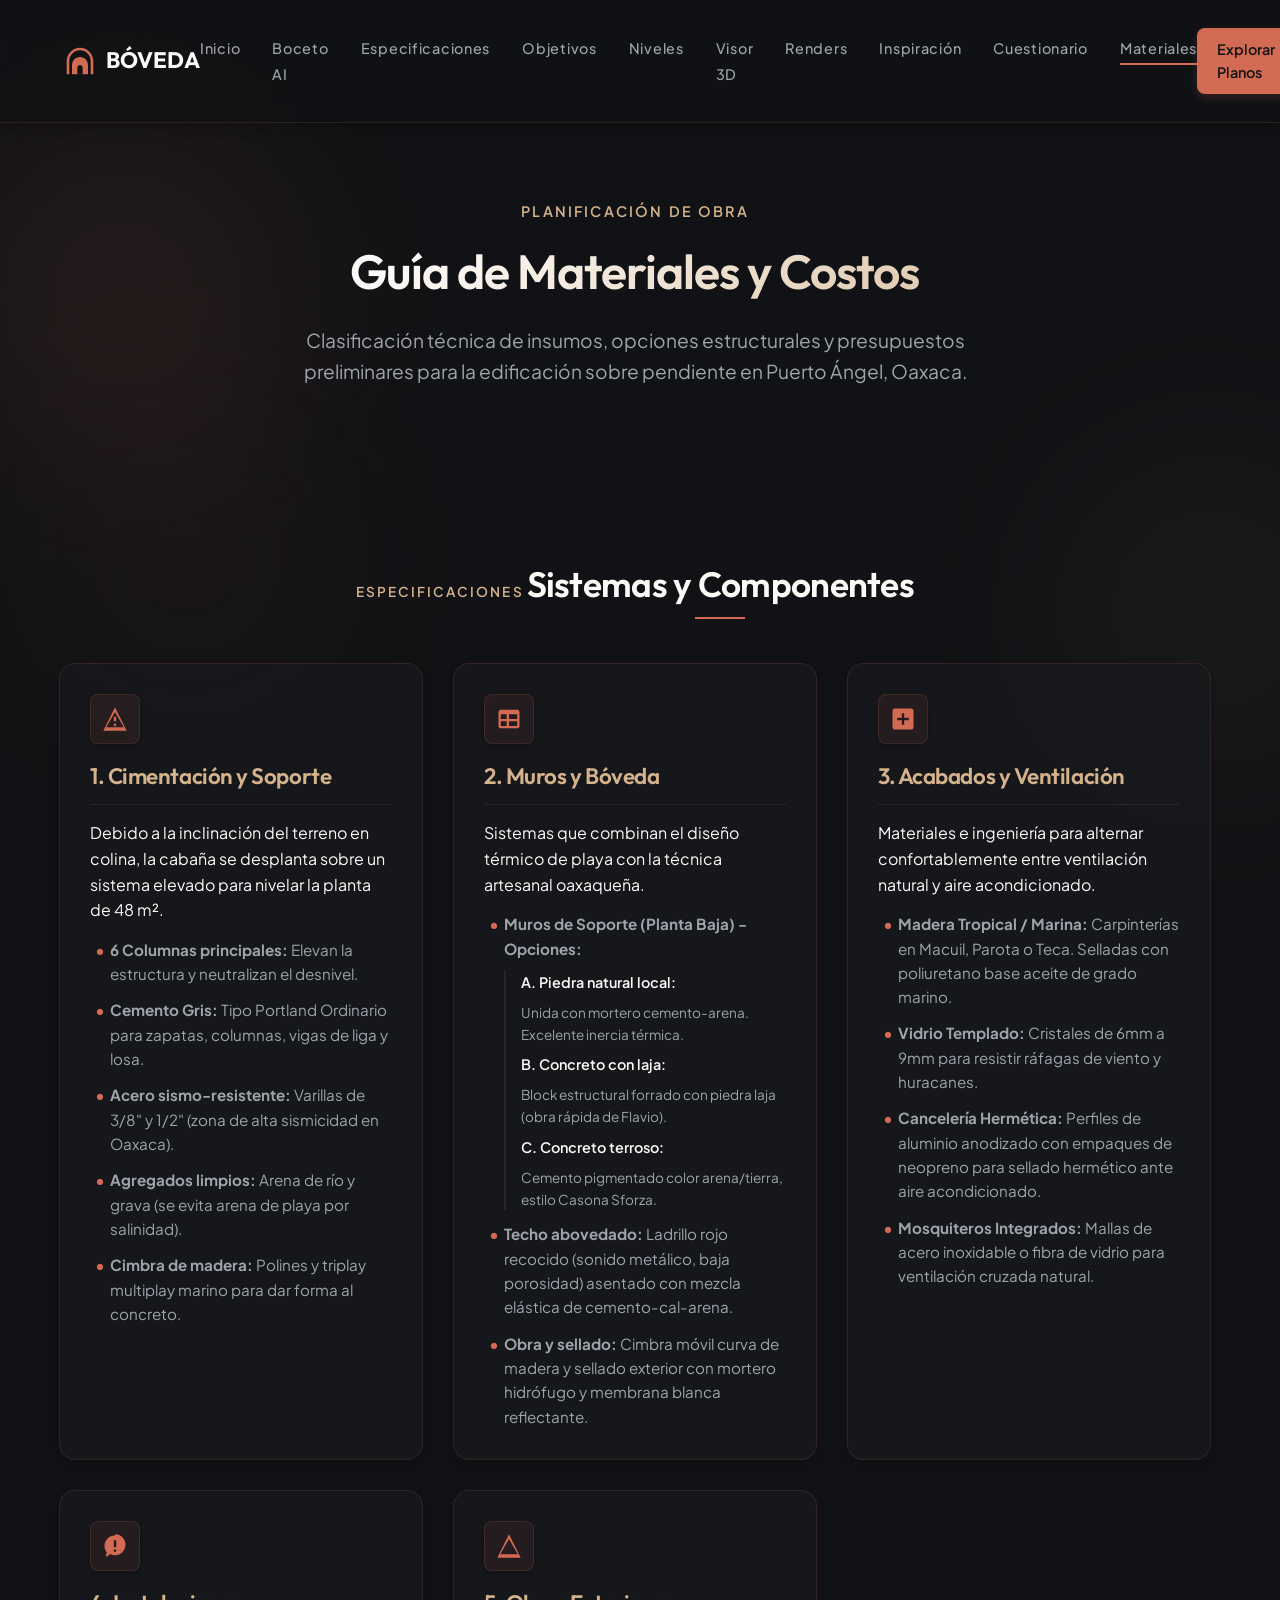
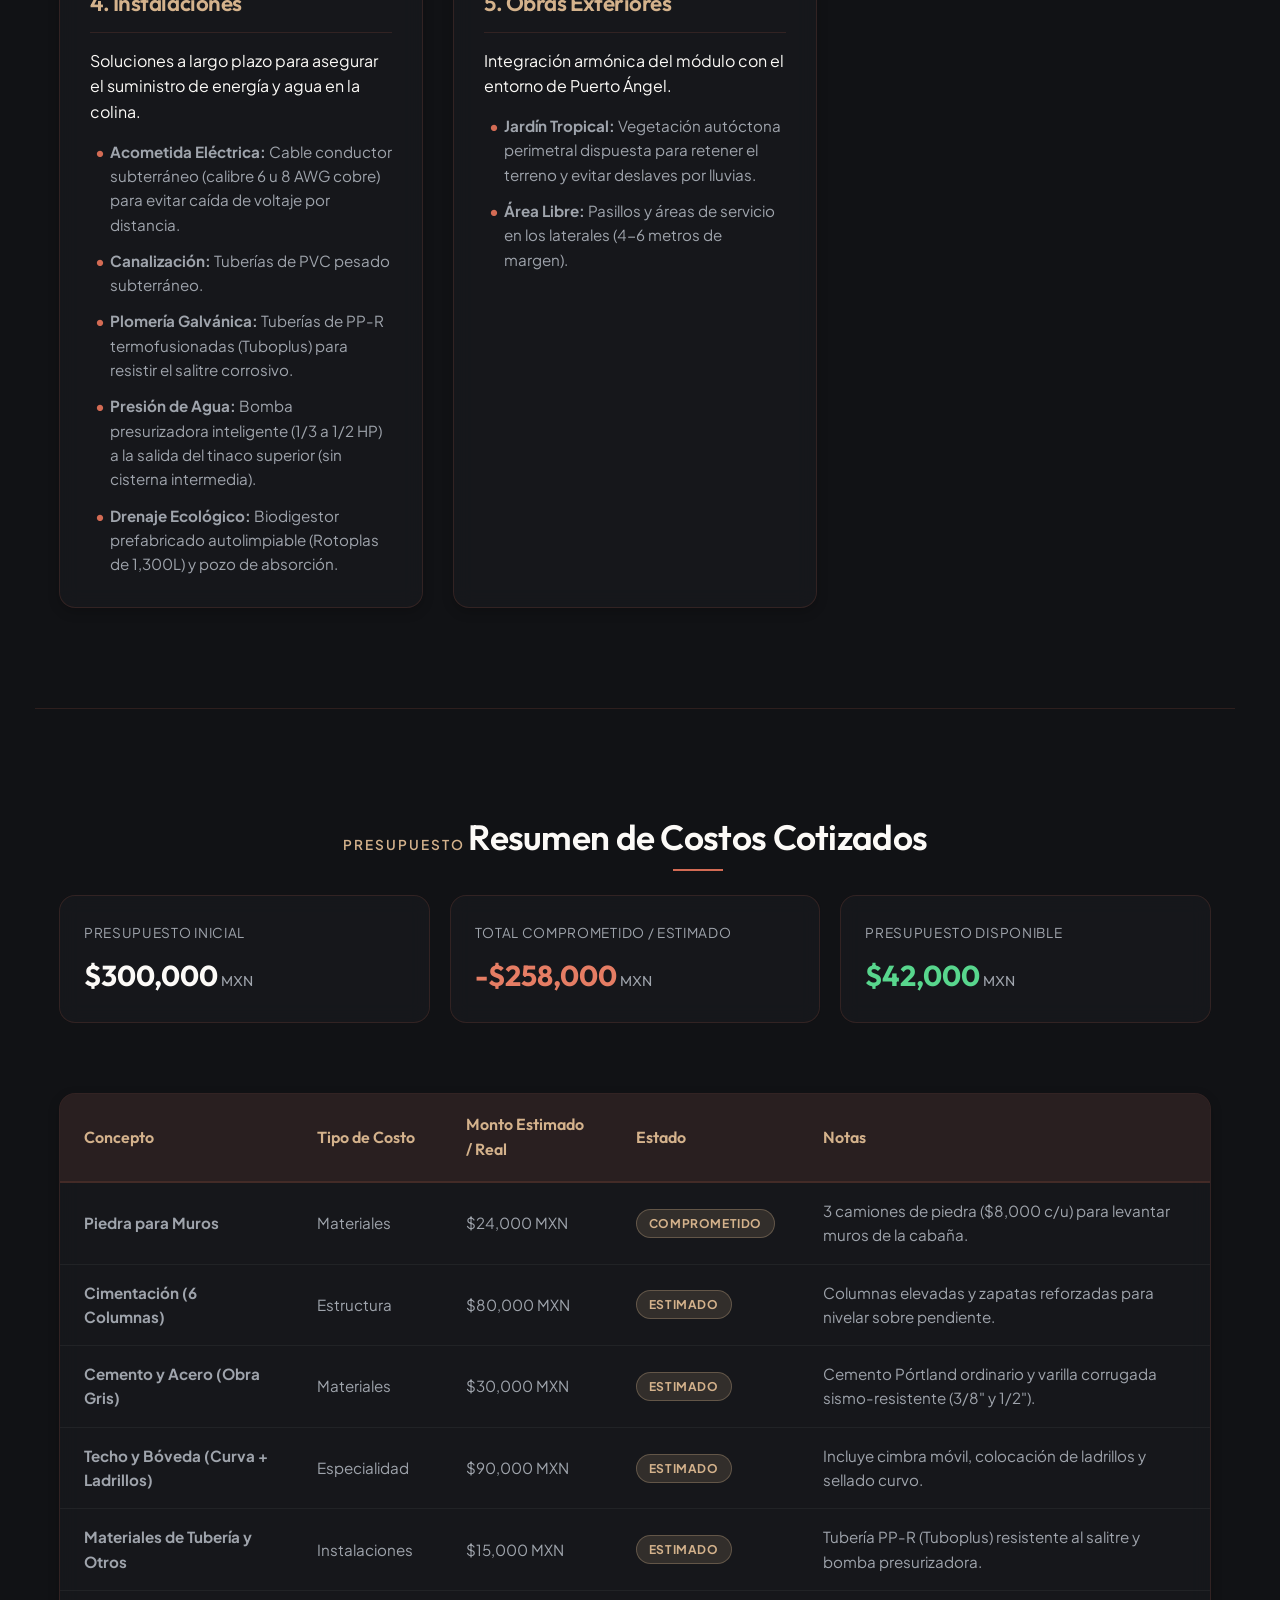
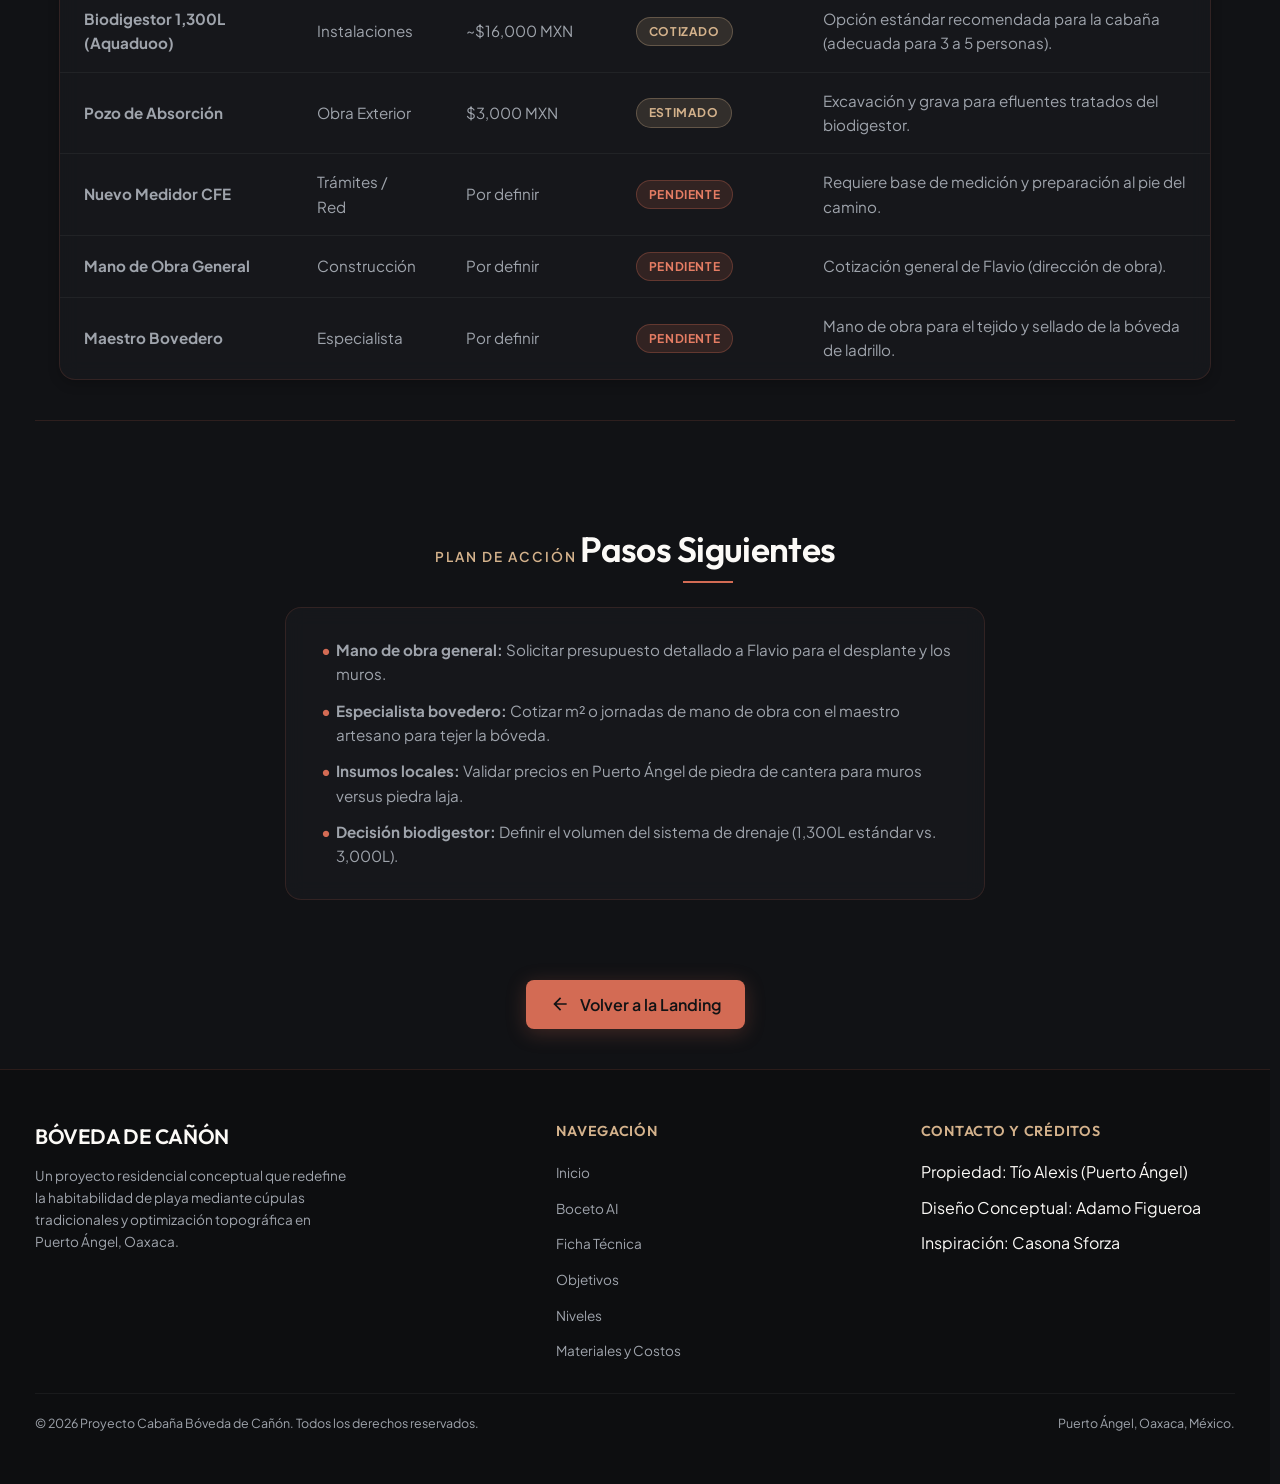
<file: materiales.html>
<!DOCTYPE html>
<html lang="es">
<head>
  <meta charset="UTF-8">
  <meta name="viewport" content="width=device-width, initial-scale=1.0">
  <title>Materiales y Costos | Proyecto Cabaña Bóveda de Cañón</title>
  <meta name="description" content="Guía detallada de insumos, sistemas constructivos y estimación de costos para la cabaña conceptual en Puerto Ángel, Oaxaca.">
  
  <!-- Preconnect to Google Fonts -->
  <link rel="preconnect" href="https://fonts.googleapis.com">
  <link rel="preconnect" href="https://fonts.gstatic.com" crossorigin>

  <!-- CSS Stylesheet -->
  <link rel="stylesheet" href="style.css">
</head>
<body class="materials-body">

  <!-- BACKGROUND GLOW DECORATIONS -->
  <div class="bg-glow-orb" style="top: 5%; left: -10%;"></div>
  <div class="bg-glow-orb" style="top: 40%; right: -15%; background: radial-gradient(circle, rgba(212, 178, 140, 0.12) 0%, transparent 70%);"></div>
  <div class="bg-glow-orb" style="bottom: 10%; left: -5%; background: radial-gradient(circle, rgba(211, 107, 84, 0.1) 0%, transparent 70%);"></div>

  <!-- NAVIGATION HEADER -->
  <header class="header-nav scrolled">
    <div class="nav-container">
      <a href="index.html#hero" class="nav-logo">
        <svg xmlns="http://www.w3.org/2000/svg" viewBox="0 0 24 24" width="32" height="32">
          <path d="M12 2C6.48 2 2 6.48 2 12v10h2v-10c0-4.41 3.59-8 8-8s8 3.59 8 8v10h2v-10c0-5.52-4.48-10-10-10zm-6 20h4v-5c0-1.1.9-2 2-2s2 .9 2 2v5h4v-7c0-3.31-2.69-6-6-6s-6 2.69-6 6v7z"/>
        </svg>
        <span>BÓVEDA</span>
      </a>
      <ul class="nav-links">
        <li><a href="index.html#hero">Inicio</a></li>
        <li><a href="index.html#boceto-ai">Boceto AI</a></li>
        <li><a href="index.html#ficha-tecnica">Especificaciones</a></li>
        <li><a href="index.html#objetivos">Objetivos</a></li>
        <li><a href="index.html#distribucion">Niveles</a></li>
        <li><a href="index.html#visor-3d">Visor 3D</a></li>
        <li><a href="index.html#renders">Renders</a></li>
        <li><a href="index.html#inspiracion">Inspiración</a></li>
        <li><a href="index.html#cuestionario">Cuestionario</a></li>
        <li><a href="materiales.html" class="active">Materiales</a></li>
      </ul>
      <a href="index.html#renders" class="nav-cta">Explorar Planos</a>
    </div>
  </header>

  <main class="container">
    
    <!-- HERO SECTION -->
    <section class="materials-hero">
      <span class="tag" style="font-size: 0.9rem; text-transform: uppercase; letter-spacing: 0.15em; color: var(--secondary); font-weight: 600; margin-bottom: 10px; display: inline-block;">Planificación de Obra</span>
      <h1>Guía de Materiales y Costos</h1>
      <p>Clasificación técnica de insumos, opciones estructurales y presupuestos preliminares para la edificación sobre pendiente en Puerto Ángel, Oaxaca.</p>
    </section>

    <!-- SECTION 1: MATERIALS GRID -->
    <section id="detalles-materiales" style="padding: 20px 0;">
      <div class="section-header">
        <span class="tag">Especificaciones</span>
        <h2>Sistemas y Componentes</h2>
      </div>

      <div class="materials-grid">
        
        <!-- Card 1: Cimentación -->
        <div class="materials-card">
          <div class="materials-card-icon">
            <svg xmlns="http://www.w3.org/2000/svg" viewBox="0 0 24 24" width="28" height="28" fill="currentColor">
              <path d="M12 2L2 22h20L12 2zm0 3.99L19.53 19H4.47L12 5.99zM13 16h-2v2h2v-2zm0-6h-2v4h2v-4z"/>
            </svg>
          </div>
          <h3>1. Cimentación y Soporte</h3>
          <p>Debido a la inclinación del terreno en colina, la cabaña se desplanta sobre un sistema elevado para nivelar la planta de 48 m².</p>
          <ul class="materials-card-list">
            <li><strong>6 Columnas principales:</strong> Elevan la estructura y neutralizan el desnivel.</li>
            <li><strong>Cemento Gris:</strong> Tipo Portland Ordinario para zapatas, columnas, vigas de liga y losa.</li>
            <li><strong>Acero sismo-resistente:</strong> Varillas de 3/8" y 1/2" (zona de alta sismicidad en Oaxaca).</li>
            <li><strong>Agregados limpios:</strong> Arena de río y grava (se evita arena de playa por salinidad).</li>
            <li><strong>Cimbra de madera:</strong> Polines y triplay multiplay marino para dar forma al concreto.</li>
          </ul>
        </div>

        <!-- Card 2: Muros y Bóveda -->
        <div class="materials-card">
          <div class="materials-card-icon">
            <svg xmlns="http://www.w3.org/2000/svg" viewBox="0 0 24 24" width="28" height="28" fill="currentColor">
              <path d="M19 4H5c-1.1 0-2 .9-2 2v12c0 1.1.9 2 2 2h14c1.1 0 2-.9 2-2V6c0-1.1-.9-2-2-2zm-9 14H5v-4h5v4zm0-6H5V8h5v4zm9 6h-7v-4h7v4zm0-6h-7V8h7v4z"/>
            </svg>
          </div>
          <h3>2. Muros y Bóveda</h3>
          <p>Sistemas que combinan el diseño térmico de playa con la técnica artesanal oaxaqueña.</p>
          <ul class="materials-card-list">
            <li><strong>Muros de Soporte (Planta Baja) - Opciones:</strong>
              <div class="materials-sub-options">
                <span class="materials-option-title">A. Piedra natural local:</span>
                <p style="font-size: 0.85rem; color: var(--text-muted);">Unida con mortero cemento-arena. Excelente inercia térmica.</p>
                <span class="materials-option-title">B. Concreto con laja:</span>
                <p style="font-size: 0.85rem; color: var(--text-muted);">Block estructural forrado con piedra laja (obra rápida de Flavio).</p>
                <span class="materials-option-title">C. Concreto terroso:</span>
                <p style="font-size: 0.85rem; color: var(--text-muted);">Cemento pigmentado color arena/tierra, estilo Casona Sforza.</p>
              </div>
            </li>
            <li><strong>Techo abovedado:</strong> Ladrillo rojo recocido (sonido metálico, baja porosidad) asentado con mezcla elástica de cemento-cal-arena.</li>
            <li><strong>Obra y sellado:</strong> Cimbra móvil curva de madera y sellado exterior con mortero hidrófugo y membrana blanca reflectante.</li>
          </ul>
        </div>

        <!-- Card 3: Acabados y Aislamiento -->
        <div class="materials-card">
          <div class="materials-card-icon">
            <svg xmlns="http://www.w3.org/2000/svg" viewBox="0 0 24 24" width="28" height="28" fill="currentColor">
              <path d="M19 3H5c-1.1 0-2 .9-2 2v14c0 1.1.9 2 2 2h14c1.1 0 2-.9 2-2V5c0-1.1-.9-2-2-2zm-2 10h-4v4h-2v-4H7v-2h4V7h2v4h4v2z"/>
            </svg>
          </div>
          <h3>3. Acabados y Ventilación</h3>
          <p>Materiales e ingeniería para alternar confortablemente entre ventilación natural y aire acondicionado.</p>
          <ul class="materials-card-list">
            <li><strong>Madera Tropical / Marina:</strong> Carpinterías en Macuil, Parota o Teca. Selladas con poliuretano base aceite de grado marino.</li>
            <li><strong>Vidrio Templado:</strong> Cristales de 6mm a 9mm para resistir ráfagas de viento y huracanes.</li>
            <li><strong>Cancelería Hermética:</strong> Perfiles de aluminio anodizado con empaques de neopreno para sellado hermético ante aire acondicionado.</li>
            <li><strong>Mosquiteros Integrados:</strong> Mallas de acero inoxidable o fibra de vidrio para ventilación cruzada natural.</li>
          </ul>
        </div>

        <!-- Card 4: Instalaciones -->
        <div class="materials-card">
          <div class="materials-card-icon">
            <svg xmlns="http://www.w3.org/2000/svg" viewBox="0 0 24 24" width="28" height="28" fill="currentColor">
              <path d="M12 3c-4.97 0-9 4.03-9 9 0 2.12.74 4.07 1.97 5.61L4.35 19.4c-.39.39-.39 1.02 0 1.41.39.39 1.02.39 1.41 0l1.9-1.9C9.22 19.58 10.57 20 12 20c4.97 0 9-4.03 9-9s-4.03-9-9-9zm1 14h-2v-2h2v2zm0-4h-2V7h2v6z"/>
            </svg>
          </div>
          <h3>4. Instalaciones</h3>
          <p>Soluciones a largo plazo para asegurar el suministro de energía y agua en la colina.</p>
          <ul class="materials-card-list">
            <li><strong>Acometida Eléctrica:</strong> Cable conductor subterráneo (calibre 6 u 8 AWG cobre) para evitar caída de voltaje por distancia.</li>
            <li><strong>Canalización:</strong> Tuberías de PVC pesado subterráneo.</li>
            <li><strong>Plomería Galvánica:</strong> Tuberías de PP-R termofusionadas (Tuboplus) para resistir el salitre corrosivo.</li>
            <li><strong>Presión de Agua:</strong> Bomba presurizadora inteligente (1/3 a 1/2 HP) a la salida del tinaco superior (sin cisterna intermedia).</li>
            <li><strong>Drenaje Ecológico:</strong> Biodigestor prefabricado autolimpiable (Rotoplas de 1,300L) y pozo de absorción.</li>
          </ul>
        </div>

        <!-- Card 5: Áreas Exteriores -->
        <div class="materials-card">
          <div class="materials-card-icon">
            <svg xmlns="http://www.w3.org/2000/svg" viewBox="0 0 24 24" width="28" height="28" fill="currentColor">
              <path d="M12 2L2 22h20L12 2zm0 3.99L19.53 19H4.47L12 5.99z"/>
            </svg>
          </div>
          <h3>5. Obras Exteriores</h3>
          <p>Integración armónica del módulo con el entorno de Puerto Ángel.</p>
          <ul class="materials-card-list">
            <li><strong>Jardín Tropical:</strong> Vegetación autóctona perimetral dispuesta para retener el terreno y evitar deslaves por lluvias.</li>
            <li><strong>Área Libre:</strong> Pasillos y áreas de servicio en los laterales (4-6 metros de margen).</li>
          </ul>
        </div>

      </div>
    </section>

    <!-- SECTION 2: CONTROL DE COSTOS -->
    <section class="costs-section" id="tabla-costos">
      <div class="section-header">
        <span class="tag">Presupuesto</span>
        <h2>Resumen de Costos Cotizados</h2>
      </div>

      <!-- Dashboard de Presupuesto -->
      <div class="budget-dashboard">
        <div class="budget-stat-card">
          <span class="stat-label">Presupuesto Inicial</span>
          <span class="stat-value">$300,000<span class="stat-currency"> MXN</span></span>
        </div>
        <div class="budget-stat-card spent">
          <span class="stat-label">Total Comprometido / Estimado</span>
          <span class="stat-value">-$258,000<span class="stat-currency"> MXN</span></span>
        </div>
        <div class="budget-stat-card remaining">
          <span class="stat-label">Presupuesto Disponible</span>
          <span class="stat-value">$42,000<span class="stat-currency"> MXN</span></span>
        </div>
      </div>

      <div class="costs-table-wrapper">
        <table class="costs-table">
          <thead>
            <tr>
              <th>Concepto</th>
              <th>Tipo de Costo</th>
              <th>Monto Estimado / Real</th>
              <th>Estado</th>
              <th>Notas</th>
            </tr>
          </thead>
          <tbody>
            <tr>
              <td><strong>Piedra para Muros</strong></td>
              <td>Materiales</td>
              <td>$24,000 MXN</td>
              <td><span class="status-badge cotizado">Comprometido</span></td>
              <td>3 camiones de piedra ($8,000 c/u) para levantar muros de la cabaña.</td>
            </tr>
            <tr>
              <td><strong>Cimentación (6 Columnas)</strong></td>
              <td>Estructura</td>
              <td>$80,000 MXN</td>
              <td><span class="status-badge cotizado">Estimado</span></td>
              <td>Columnas elevadas y zapatas reforzadas para nivelar sobre pendiente.</td>
            </tr>
            <tr>
              <td><strong>Cemento y Acero (Obra Gris)</strong></td>
              <td>Materiales</td>
              <td>$30,000 MXN</td>
              <td><span class="status-badge cotizado">Estimado</span></td>
              <td>Cemento Pórtland ordinario y varilla corrugada sismo-resistente (3/8" y 1/2").</td>
            </tr>
            <tr>
              <td><strong>Techo y Bóveda (Curva + Ladrillos)</strong></td>
              <td>Especialidad</td>
              <td>$90,000 MXN</td>
              <td><span class="status-badge cotizado">Estimado</span></td>
              <td>Incluye cimbra móvil, colocación de ladrillos y sellado curvo.</td>
            </tr>
            <tr>
              <td><strong>Materiales de Tubería y Otros</strong></td>
              <td>Instalaciones</td>
              <td>$15,000 MXN</td>
              <td><span class="status-badge cotizado">Estimado</span></td>
              <td>Tubería PP-R (Tuboplus) resistente al salitre y bomba presurizadora.</td>
            </tr>
            <tr>
              <td><strong>Biodigestor 1,300L (Aquaduoo)</strong></td>
              <td>Instalaciones</td>
              <td>~$16,000 MXN</td>
              <td><span class="status-badge cotizado">Cotizado</span></td>
              <td>Opción estándar recomendada para la cabaña (adecuada para 3 a 5 personas).</td>
            </tr>
            <tr>
              <td><strong>Pozo de Absorción</strong></td>
              <td>Obra Exterior</td>
              <td>$3,000 MXN</td>
              <td><span class="status-badge cotizado">Estimado</span></td>
              <td>Excavación y grava para efluentes tratados del biodigestor.</td>
            </tr>
            <tr>
              <td><strong>Nuevo Medidor CFE</strong></td>
              <td>Trámites / Red</td>
              <td>Por definir</td>
              <td><span class="status-badge pendiente">Pendiente</span></td>
              <td>Requiere base de medición y preparación al pie del camino.</td>
            </tr>
            <tr>
              <td><strong>Mano de Obra General</strong></td>
              <td>Construcción</td>
              <td>Por definir</td>
              <td><span class="status-badge pendiente">Pendiente</span></td>
              <td>Cotización general de Flavio (dirección de obra).</td>
            </tr>
            <tr>
              <td><strong>Maestro Bovedero</strong></td>
              <td>Especialista</td>
              <td>Por definir</td>
              <td><span class="status-badge pendiente">Pendiente</span></td>
              <td>Mano de obra para el tejido y sellado de la bóveda de ladrillo.</td>
            </tr>
          </tbody>
        </table>
      </div>
    </section>

    <!-- SECTION 4: PENDIENTES -->
    <section class="costs-section" id="acciones-pendientes" style="padding-bottom: 80px; display: flex; flex-direction: column; align-items: center;">
      <div class="section-header">
        <span class="tag">Plan de Acción</span>
        <h2>Pasos Siguientes</h2>
      </div>

      <div style="max-width: 700px; width: 100%; background: var(--bg-card); border: 1px solid var(--border); border-radius: var(--radius-md); padding: 30px; backdrop-filter: blur(10px); -webkit-backdrop-filter: blur(10px); margin-bottom: 40px;">
        <ul class="materials-card-list">
          <li><strong>Mano de obra general:</strong> Solicitar presupuesto detallado a Flavio para el desplante y los muros.</li>
          <li><strong>Especialista bovedero:</strong> Cotizar m² o jornadas de mano de obra con el maestro artesano para tejer la bóveda.</li>
          <li><strong>Insumos locales:</strong> Validar precios en Puerto Ángel de piedra de cantera para muros versus piedra laja.</li>
          <li><strong>Decisión biodigestor:</strong> Definir el volumen del sistema de drenaje (1,300L estándar vs. 3,000L).</li>
        </ul>
      </div>

      <a href="index.html#hero" class="btn btn-primary btn-back-home">
        <svg xmlns="http://www.w3.org/2000/svg" viewBox="0 0 24 24" width="20" height="20" fill="currentColor" style="transform: rotate(180deg);">
          <path d="M12 4l-1.41 1.41L16.17 11H4v2h12.17l-5.58 5.59L12 20l8-8z"/>
        </svg>
        <span>Volver a la Landing</span>
      </a>
    </section>

  </main>

  <!-- FOOTER -->
  <footer>
    <div class="footer-grid">
      <div class="footer-info">
        <h3>BÓVEDA DE CAÑÓN</h3>
        <p>Un proyecto residencial conceptual que redefine la habitabilidad de playa mediante cúpulas tradicionales y optimización topográfica en Puerto Ángel, Oaxaca.</p>
      </div>
      <div class="footer-links-col">
        <h4>Navegación</h4>
        <ul>
          <li><a href="index.html#hero">Inicio</a></li>
          <li><a href="index.html#boceto-ai">Boceto AI</a></li>
          <li><a href="index.html#ficha-tecnica">Ficha Técnica</a></li>
          <li><a href="index.html#objetivos">Objetivos</a></li>
          <li><a href="index.html#distribucion">Niveles</a></li>
          <li><a href="materiales.html">Materiales y Costos</a></li>
        </ul>
      </div>
      <div class="footer-links-col">
        <h4>Contacto y Créditos</h4>
        <ul>
          <li>Propiedad: Tío Alexis (Puerto Ángel)</li>
          <li>Diseño Conceptual: Adamo Figueroa</li>
          <li>Inspiración: Casona Sforza</li>
        </ul>
      </div>
    </div>
    <div class="footer-bottom">
      <p>&copy; 2026 Proyecto Cabaña Bóveda de Cañón. Todos los derechos reservados.</p>
      <p>Puerto Ángel, Oaxaca, México.</p>
    </div>
  </footer>

</body>
</html>
</file>
<file: style.css>
@import url('https://fonts.googleapis.com/css2?family=Outfit:wght@300;400;500;600;700&family=Plus+Jakarta+Sans:wght@300;400;500;600;700&display=swap');

/* --- DESIGN SYSTEM TOKENS --- */
:root {
  --font-display: 'Outfit', sans-serif;
  --font-body: 'Plus Jakarta Sans', sans-serif;

  /* Color Palette - Warm Architectural Theme (Casona Sforza Inspired) */
  --bg-main: #111215;
  --bg-card: rgba(25, 27, 31, 0.7);
  --bg-card-solid: #1d1f24;
  --bg-accent-trans: rgba(211, 107, 84, 0.08);
  --primary: #d36b54;       /* Terracotta Clay */
  --primary-light: #e57d64; /* Glowing Clay */
  --secondary: #d4b28c;     /* Sandy Ochre */
  --accent-glow: rgba(211, 107, 84, 0.25);
  
  --text-main: #fcfaf7;
  --text-muted: #9fa4ac;
  --text-dark: #121315;
  
  --border: rgba(211, 107, 84, 0.15);
  --border-hover: rgba(211, 107, 84, 0.4);
  --border-glass: rgba(255, 255, 255, 0.05);

  --shadow-sm: 0 4px 12px rgba(0, 0, 0, 0.2);
  --shadow-lg: 0 20px 40px rgba(0, 0, 0, 0.4);
  --shadow-glow: 0 0 30px rgba(211, 107, 84, 0.15);

  --transition-smooth: all 0.45s cubic-bezier(0.16, 1, 0.3, 1);
  --transition-fast: all 0.2s ease;
  --radius-sm: 8px;
  --radius-md: 16px;
  --radius-lg: 24px;
}

/* --- BASE & UTILITIES --- */
*, *::before, *::after {
  box-sizing: border-box;
  margin: 0;
  padding: 0;
}

html {
  scroll-behavior: smooth;
  scrollbar-gutter: stable;
}

body {
  font-family: var(--font-body);
  background-color: var(--bg-main);
  color: var(--text-main);
  line-height: 1.6;
  -webkit-font-smoothing: antialiased;
  overflow-x: hidden;
}

/* Custom Scrollbar */
::-webkit-scrollbar {
  width: 10px;
  height: 10px;
}
::-webkit-scrollbar-track {
  background: var(--bg-main);
}
::-webkit-scrollbar-thumb {
  background: rgba(211, 107, 84, 0.3);
  border-radius: 5px;
  border: 2px solid var(--bg-main);
}
::-webkit-scrollbar-thumb:hover {
  background: var(--primary);
}

a {
  color: inherit;
  text-decoration: none;
  transition: var(--transition-fast);
}

img {
  max-width: 100%;
  height: auto;
  display: block;
}

/* Base Headings */
h1, h2, h3, h4 {
  font-family: var(--font-display);
  font-weight: 600;
  letter-spacing: -0.02em;
}

section {
  padding: 100px 24px;
  max-width: 1300px;
  margin: 0 auto;
  position: relative;
}

/* Container */
.container {
  width: 100%;
  max-width: 1200px;
  margin: 0 auto;
}

/* Section Title */
.section-header {
  margin-bottom: 30px;
  text-align: center;
}

.section-header .tag {
  font-size: 0.85rem;
  text-transform: uppercase;
  letter-spacing: 0.15em;
  color: var(--secondary);
  font-weight: 600;
  margin-bottom: 8px;
  display: inline-block;
}

.section-header h2 {
  font-size: 2.2rem;
  color: var(--text-main);
  position: relative;
  display: inline-block;
}

.section-header h2::after {
  content: '';
  position: absolute;
  bottom: -6px;
  left: 50%;
  transform: translateX(-50%);
  width: 50px;
  height: 2px;
  background: var(--primary);
}

/* Decorative Background Orbs */
.bg-glow-orb {
  position: absolute;
  width: 500px;
  height: 500px;
  border-radius: 50%;
  background: radial-gradient(circle, var(--accent-glow) 0%, rgba(211, 107, 84, 0) 70%);
  filter: blur(80px);
  z-index: -1;
  pointer-events: none;
  opacity: 0.6;
}

/* --- NAVIGATION BAR --- */
.header-nav {
  position: fixed;
  top: 0;
  left: 0;
  width: 100%;
  z-index: 1000;
  background: rgba(17, 18, 21, 0.75);
  backdrop-filter: blur(12px);
  -webkit-backdrop-filter: blur(12px);
  border-bottom: 1px solid var(--border);
  transition: var(--transition-smooth);
}

.header-nav.scrolled {
  background: rgba(17, 18, 21, 0.95);
  box-shadow: var(--shadow-sm);
  padding: 10px 0;
}

.nav-container {
  max-width: 1200px;
  margin: 0 auto;
  padding: 18px 24px;
  display: flex;
  justify-content: space-between;
  align-items: center;
}

.nav-logo {
  font-family: var(--font-display);
  font-size: 1.4rem;
  font-weight: 700;
  color: var(--text-main);
  display: flex;
  align-items: center;
  gap: 10px;
}

.nav-logo svg {
  fill: var(--primary);
}

.nav-links {
  display: flex;
  gap: 32px;
  list-style: none;
}

.nav-links a {
  font-size: 0.9rem;
  font-weight: 500;
  color: var(--text-muted);
  letter-spacing: 0.05em;
  padding: 8px 0;
  position: relative;
}

.nav-links a::after {
  content: '';
  position: absolute;
  bottom: 0;
  left: 0;
  width: 0;
  height: 2px;
  background: var(--primary);
  transition: var(--transition-fast);
}

.nav-links a:hover {
  color: var(--text-main);
}

.nav-links a:hover::after,
.nav-links a.active::after {
  width: 100%;
}

.nav-cta {
  background: var(--primary);
  color: var(--text-dark);
  padding: 10px 20px;
  border-radius: var(--radius-sm);
  font-weight: 600;
  font-size: 0.9rem;
  transition: var(--transition-fast);
  box-shadow: 0 4px 10px rgba(211, 107, 84, 0.2);
}

.nav-cta:hover {
  background: var(--primary-light);
  transform: translateY(-2px);
  box-shadow: 0 6px 15px rgba(211, 107, 84, 0.3);
}

/* --- SIDE DOTS NAVIGATION --- */
.side-dots-nav {
  position: fixed;
  right: 30px;
  top: 50%;
  transform: translateY(-50%);
  z-index: 100;
  display: flex;
  flex-direction: column;
  gap: 16px;
  opacity: 0;
  pointer-events: none;
  transition: var(--transition-smooth);
}

.side-dots-nav.visible {
  opacity: 1;
  pointer-events: auto;
}

.side-dot {
  width: 12px;
  height: 12px;
  border-radius: 50%;
  border: 2px solid rgba(211, 107, 84, 0.4);
  background: transparent;
  cursor: pointer;
  transition: var(--transition-fast);
  position: relative;
}

.side-dot::after {
  content: attr(data-tooltip);
  position: absolute;
  right: 24px;
  top: 50%;
  transform: translateY(-50%) translateX(10px);
  background: rgba(17, 18, 21, 0.95);
  border: 1px solid var(--border);
  color: var(--text-main);
  padding: 4px 10px;
  border-radius: var(--radius-sm);
  font-size: 0.75rem;
  font-weight: 600;
  white-space: nowrap;
  opacity: 0;
  pointer-events: none;
  transition: var(--transition-fast);
  box-shadow: var(--shadow-sm);
}

.side-dot:hover {
  border-color: var(--primary-light);
  transform: scale(1.15);
}

.side-dot:hover::after {
  opacity: 1;
  transform: translateY(-50%) translateX(0);
}

.side-dot.active {
  background: var(--primary);
  border-color: var(--primary);
  box-shadow: 0 0 10px rgba(211, 107, 84, 0.6);
  transform: scale(1.3);
}

/* --- SCROLL SNAPPING SYSTEM (DESKTOP) --- */
@media (min-width: 1025px) and (min-height: 700px) {
  html {
    scroll-snap-type: y mandatory;
    scroll-behavior: smooth;
    overflow-y: scroll;
    height: 100%;
  }

  body {
    height: 100%;
  }

  section {
    scroll-snap-align: start;
    height: 100vh;
    min-height: 100vh;
    padding: 100px 24px 40px 24px; /* leaves room at the top for header */
    display: flex;
    flex-direction: column;
    justify-content: center;
    box-sizing: border-box;
  }

  section .container {
    height: auto;
    max-height: 100%;
    display: flex;
    flex-direction: column;
    justify-content: center;
  }

  .hero {
    padding-top: 110px;
    padding-bottom: 20px;
  }
}

/* --- HERO SECTION --- */
.hero {
  min-height: 100vh;
  display: flex;
  flex-direction: column;
  justify-content: center;
  position: relative;
  overflow: hidden;
}

.hero-grid {
  display: grid;
  grid-template-columns: 1.2fr 0.8fr;
  gap: 50px;
  align-items: center;
  margin-bottom: 40px;
}

.hero-content h1 {
  font-size: 3.5rem;
  line-height: 1.1;
  margin-bottom: 20px;
  color: var(--text-main);
}

.hero-content h1 span {
  background: linear-gradient(135deg, var(--primary), var(--secondary));
  -webkit-background-clip: text;
  -webkit-text-fill-color: transparent;
}

.hero-content p {
  font-size: 1.1rem;
  color: var(--text-muted);
  margin-bottom: 30px;
  max-width: 580px;
}

.hero-badge {
  display: inline-flex;
  align-items: center;
  gap: 8px;
  padding: 6px 14px;
  background: var(--bg-accent-trans);
  border: 1px solid var(--border);
  border-radius: 100px;
  color: var(--primary-light);
  font-size: 0.85rem;
  font-weight: 600;
  margin-bottom: 20px;
}

.hero-actions {
  display: flex;
  gap: 16px;
}

.btn {
  display: inline-flex;
  align-items: center;
  justify-content: center;
  padding: 12px 24px;
  font-weight: 600;
  border-radius: var(--radius-sm);
  transition: var(--transition-smooth);
}

.btn-primary {
  background: var(--primary);
  color: var(--text-dark);
  box-shadow: 0 4px 20px rgba(211, 107, 84, 0.25);
}

.btn-primary:hover {
  background: var(--primary-light);
  transform: translateY(-3px);
  box-shadow: 0 8px 30px rgba(211, 107, 84, 0.4);
}

.btn-secondary {
  border: 1px solid var(--border);
  color: var(--text-main);
  background: rgba(255, 255, 255, 0.02);
}

.btn-secondary:hover {
  border-color: var(--border-hover);
  background: rgba(255, 255, 255, 0.05);
  transform: translateY(-3px);
}

/* Elegant Vector Arch Overlay in Hero */
.hero-visual {
  position: relative;
  display: flex;
  justify-content: center;
  align-items: center;
}

.hero-arch-vector {
  width: 100%;
  max-width: 320px;
  aspect-ratio: 1 / 1.7;
  border: 2px dashed rgba(211, 107, 84, 0.2);
  border-radius: 160px 160px 0 0; /* Semi-circle cúpula */
  position: relative;
  display: flex;
  align-items: flex-end;
  justify-content: center;
  padding: 16px;
  overflow: hidden;
  box-shadow: var(--shadow-glow);
}

.hero-arch-vector::before {
  content: '';
  position: absolute;
  top: 0;
  left: 0;
  width: 100%;
  height: 100%;
  background: linear-gradient(to top, rgba(211, 107, 84, 0.06), transparent);
  pointer-events: none;
}

.hero-arch-image {
  width: 100%;
  height: 90%;
  object-fit: cover;
  border-radius: 140px 140px 0 0;
  box-shadow: var(--shadow-lg);
  transition: var(--transition-smooth);
}

.hero-arch-vector:hover .hero-arch-image {
  transform: scale(1.05);
}

/* --- QUICK STATS FLOATER --- */
.quick-stats-row {
  display: grid;
  grid-template-columns: repeat(4, 1fr);
  gap: 20px;
  width: 100%;
  background: var(--bg-card);
  border: 1px solid var(--border);
  border-radius: var(--radius-md);
  padding: 24px;
  backdrop-filter: blur(10px);
  -webkit-backdrop-filter: blur(10px);
  box-shadow: var(--shadow-sm);
}

.stat-item {
  display: flex;
  flex-direction: column;
  border-right: 1px solid var(--border);
  padding-right: 20px;
}

.stat-item:last-child {
  border-right: none;
  padding-right: 0;
}

.stat-val {
  font-family: var(--font-display);
  font-size: 1.6rem;
  font-weight: 700;
  color: var(--primary);
}

.stat-label {
  font-size: 0.72rem;
  color: var(--text-muted);
  text-transform: uppercase;
  letter-spacing: 0.1em;
  margin-top: 2px;
}

.stat-desc {
  font-size: 0.8rem;
  color: var(--text-main);
  margin-top: 4px;
  font-weight: 500;
}

/* --- FICHA TECNICA SECTION --- */
.ficha-grid {
  display: grid;
  grid-template-columns: repeat(3, 1fr);
  gap: 24px;
}

.ficha-card {
  background: var(--bg-card);
  border: 1px solid var(--border);
  border-radius: var(--radius-md);
  padding: 30px 24px;
  transition: var(--transition-smooth);
  position: relative;
  overflow: hidden;
  box-shadow: var(--shadow-sm);
}

.ficha-card::before {
  content: '';
  position: absolute;
  top: 0;
  left: 0;
  width: 100%;
  height: 4px;
  background: linear-gradient(90deg, var(--primary), var(--secondary));
  opacity: 0;
  transition: var(--transition-fast);
}

.ficha-card:hover {
  transform: translateY(-8px);
  border-color: var(--border-hover);
  box-shadow: var(--shadow-lg), var(--shadow-glow);
}

.ficha-card:hover::before {
  opacity: 1;
}

.card-icon {
  width: 44px;
  height: 44px;
  border-radius: var(--radius-sm);
  background: var(--bg-accent-trans);
  border: 1px solid var(--border);
  display: flex;
  align-items: center;
  justify-content: center;
  color: var(--primary-light);
  margin-bottom: 20px;
}

.ficha-card h3 {
  font-size: 1.25rem;
  margin-bottom: 10px;
  color: var(--text-main);
}

.ficha-card p {
  color: var(--text-muted);
  font-size: 0.9rem;
  line-height: 1.5;
}

.ficha-card .detail-badge {
  display: inline-block;
  margin-top: 14px;
  font-size: 0.78rem;
  padding: 4px 10px;
  border-radius: 4px;
  background: rgba(255, 255, 255, 0.05);
  color: var(--secondary);
  font-weight: 600;
}

/* --- OBJETIVOS SECTION --- */
.goals-container {
  display: grid;
  grid-template-columns: 0.9fr 1.1fr;
  gap: 40px;
  align-items: center;
}

.goals-visual {
  position: relative;
}

.goals-showcase-box {
  background: var(--bg-card-solid);
  border: 1px solid var(--border);
  border-radius: var(--radius-lg);
  padding: 20px;
  box-shadow: var(--shadow-lg);
  position: relative;
}

.goals-showcase-box img {
  border-radius: var(--radius-md);
  box-shadow: var(--shadow-sm);
  height: 280px;
  width: 100%;
  object-fit: cover;
}

.goals-overlay-tag {
  position: absolute;
  bottom: 35px;
  right: 35px;
  background: rgba(17, 18, 21, 0.9);
  border: 1px solid var(--border);
  backdrop-filter: blur(10px);
  -webkit-backdrop-filter: blur(10px);
  border-radius: var(--radius-md);
  padding: 12px 16px;
  box-shadow: var(--shadow-sm);
  max-width: 180px;
}

.goals-overlay-tag p {
  font-size: 0.75rem;
  color: var(--secondary);
  font-weight: 700;
  text-transform: uppercase;
  letter-spacing: 0.05em;
  margin-bottom: 2px;
}

.goals-overlay-tag span {
  font-family: var(--font-display);
  font-size: 0.95rem;
  font-weight: 600;
  color: var(--text-main);
}

.goals-list {
  display: flex;
  flex-direction: column;
  gap: 16px;
}

.goal-card {
  display: flex;
  gap: 16px;
  padding: 16px 20px;
  background: var(--bg-card);
  border: 1px solid var(--border-glass);
  border-radius: var(--radius-md);
  transition: var(--transition-smooth);
}

.goal-card:hover {
  background: var(--bg-card-solid);
  border-color: var(--border);
  transform: translateX(5px);
}

.goal-number {
  font-family: var(--font-display);
  font-size: 1.5rem;
  font-weight: 700;
  color: var(--primary);
  opacity: 0.7;
  line-height: 1;
}

.goal-info h3 {
  font-size: 1.1rem;
  margin-bottom: 4px;
}

.goal-info p {
  color: var(--text-muted);
  font-size: 0.85rem;
  line-height: 1.4;
}

/* --- DISTRIBUCION DE ESPACIOS --- */
.space-layout-grid {
  display: grid;
  grid-template-columns: 0.9fr 1.1fr;
  gap: 40px;
  align-items: center;
}

.space-menu {
  display: flex;
  flex-direction: column;
  gap: 12px;
}

.space-tab-button {
  background: var(--bg-card);
  border: 1px solid var(--border-glass);
  border-radius: var(--radius-md);
  padding: 18px 24px;
  text-align: left;
  cursor: pointer;
  transition: var(--transition-smooth);
  display: flex;
  align-items: center;
  justify-content: space-between;
  width: 100%;
}

.space-tab-button.active {
  background: var(--bg-card-solid);
  border-color: var(--primary);
  box-shadow: var(--shadow-glow);
}

.space-tab-label {
  display: flex;
  flex-direction: column;
}

.space-tab-label .lvl-tag {
  font-size: 0.7rem;
  text-transform: uppercase;
  color: var(--primary);
  font-weight: 700;
  letter-spacing: 0.1em;
  margin-bottom: 2px;
}

.space-tab-label .lvl-title {
  font-family: var(--font-display);
  font-size: 1.2rem;
  font-weight: 600;
  color: var(--text-main);
}

.space-tab-button.active .lvl-title {
  color: var(--primary-light);
}

.space-tab-desc {
  font-size: 0.82rem;
  color: var(--text-muted);
  margin-top: 4px;
  max-height: 0;
  overflow: hidden;
  transition: var(--transition-smooth);
  opacity: 0;
}

.space-tab-button.active .space-tab-desc {
  max-height: 80px;
  opacity: 1;
  margin-top: 8px;
}

.space-tab-arrow {
  width: 24px;
  height: 24px;
  border-radius: 50%;
  background: rgba(255, 255, 255, 0.05);
  display: flex;
  align-items: center;
  justify-content: center;
  color: var(--text-muted);
  transition: var(--transition-fast);
}

.space-tab-button.active .space-tab-arrow {
  background: var(--primary);
  color: var(--text-dark);
  transform: rotate(90deg);
}

.space-viewer {
  background: var(--bg-card-solid);
  border: 1px solid var(--border);
  border-radius: var(--radius-lg);
  padding: 24px;
  box-shadow: var(--shadow-lg);
  display: flex;
  flex-direction: column;
  justify-content: space-between;
  position: relative;
}

.space-viewer-image-container {
  width: 100%;
  height: 260px;
  overflow: hidden;
  border-radius: var(--radius-md);
  margin-bottom: 16px;
  background: #161719;
  display: flex;
  align-items: center;
  justify-content: center;
  position: relative;
}

.space-viewer-img {
  width: 100%;
  height: 100%;
  object-fit: contain;
  transition: var(--transition-smooth);
}

.space-viewer-img.zoom-fit {
  object-fit: cover;
}

.space-viewer:hover .space-viewer-img {
  transform: scale(1.03);
}

.space-viewer-info {
  display: flex;
  justify-content: space-between;
  align-items: flex-end;
}

.space-viewer-text h3 {
  font-size: 1.25rem;
  margin-bottom: 4px;
}

.space-viewer-text p {
  color: var(--text-muted);
  font-size: 0.9rem;
}

/* --- INTERACTIVE 3D VISOR SECTION --- */
.visor-3d-container {
  display: grid;
  grid-template-columns: 1.2fr 0.8fr;
  gap: 40px;
  align-items: center;
}

.canvas-wrapper {
  width: 100%;
  height: 420px;
  background: #161719;
  border-radius: var(--radius-md);
  border: 1px solid var(--border);
  position: relative;
  overflow: hidden;
  box-shadow: var(--shadow-lg);
}

.canvas-wrapper canvas {
  width: 100%;
  height: 100%;
  outline: none;
}

.visor-instructions {
  position: absolute;
  bottom: 20px;
  left: 20px;
  background: rgba(17, 18, 21, 0.85);
  border: 1px solid var(--border-glass);
  backdrop-filter: blur(8px);
  -webkit-backdrop-filter: blur(8px);
  padding: 8px 14px;
  border-radius: var(--radius-sm);
  font-size: 0.72rem;
  color: var(--text-muted);
  pointer-events: none;
  display: flex;
  align-items: center;
  gap: 8px;
  z-index: 10;
}

.visor-instructions span {
  color: var(--primary-light);
  font-weight: 600;
}

.visor-3d-details {
  display: flex;
  flex-direction: column;
  gap: 18px;
}

.visor-3d-details h3 {
  font-size: 1.6rem;
  color: var(--text-main);
}

.visor-3d-details p {
  color: var(--text-muted);
  font-size: 0.9rem;
  line-height: 1.5;
}

.visor-controls-grid {
  display: grid;
  grid-template-columns: repeat(2, 1fr);
  gap: 12px;
  margin-top: 8px;
}

.visor-control-card {
  background: var(--bg-card);
  border: 1px solid var(--border-glass);
  border-radius: var(--radius-sm);
  padding: 14px;
  cursor: pointer;
  transition: var(--transition-fast);
  text-align: left;
  background: none;
  font-family: inherit;
  color: inherit;
}

.visor-control-card:hover {
  border-color: var(--border-hover);
  background: rgba(255, 255, 255, 0.02);
}

.visor-control-card.active {
  border-color: var(--primary);
  background: var(--bg-accent-trans);
}

.visor-control-card h4 {
  font-size: 0.85rem;
  color: var(--primary-light);
  margin-bottom: 4px;
}

.visor-control-card p {
  font-size: 0.72rem;
  color: var(--text-muted);
  line-height: 1.3;
}

/* --- PROPUESTAS VISUALES (RENDERS GRID) --- */
.renders-grid {
  display: grid;
  grid-template-columns: repeat(6, 1fr);
  gap: 20px;
}

.render-card {
  position: relative;
  border-radius: var(--radius-md);
  overflow: hidden;
  aspect-ratio: 1.35 / 1;
  background: #161719;
  border: 1px solid var(--border-glass);
  box-shadow: var(--shadow-sm);
  cursor: pointer;
  transition: var(--transition-smooth);
}

/* Specific layout adjustments to create a beautiful grid template */
.render-card.col-3 {
  grid-column: span 3;
}
.render-card.col-2 {
  grid-column: span 2;
}
.render-card.col-4 {
  grid-column: span 4;
}

.render-card img {
  width: 100%;
  height: 100%;
  object-fit: cover;
  transition: var(--transition-smooth);
}

.render-card-overlay {
  position: absolute;
  bottom: 0;
  left: 0;
  width: 100%;
  padding: 20px;
  background: linear-gradient(to top, rgba(17, 18, 21, 0.9) 0%, rgba(17, 18, 21, 0.4) 70%, transparent 100%);
  opacity: 0;
  transform: translateY(10px);
  transition: var(--transition-smooth);
  display: flex;
  justify-content: space-between;
  align-items: flex-end;
}

.render-card:hover {
  border-color: var(--border-hover);
  transform: translateY(-4px);
  box-shadow: var(--shadow-lg), var(--shadow-glow);
}

.render-card:hover img {
  transform: scale(1.08);
}

.render-card:hover .render-card-overlay {
  opacity: 1;
  transform: translateY(0);
}

.render-info-text h3 {
  font-size: 1.05rem;
  margin-bottom: 2px;
  color: var(--text-main);
}

.render-info-text p {
  color: var(--secondary);
  font-size: 0.78rem;
  font-weight: 600;
  text-transform: uppercase;
  letter-spacing: 0.05em;
}

.render-action-icon {
  width: 32px;
  height: 32px;
  border-radius: 50%;
  background: var(--primary);
  color: var(--text-dark);
  display: flex;
  align-items: center;
  justify-content: center;
  font-weight: bold;
}

/* --- SCROLLER SNAP CAROUSEL (INSPIRATION) --- */
.gallery-section {
  max-width: 100%;
  padding-left: 0;
  padding-right: 0;
}

.gallery-section .section-header {
  padding: 0 24px;
}

.gallery-container {
  position: relative;
  width: 100%;
  margin-top: 15px;
}

/* The Scroller */
.gallery-scroller {
  display: flex;
  gap: 24px;
  overflow-x: auto;
  scroll-snap-type: x mandatory;
  padding: 15px 24px 25px 24px;
  scrollbar-width: none; /* Hide standard firefox scrollbar */
}

.gallery-scroller::-webkit-scrollbar {
  display: none; /* Hide Webkit scrollbar */
}

/* Gallery Item */
.gallery-item {
  flex: 0 0 380px;
  height: 270px;
  scroll-snap-align: center;
  border-radius: var(--radius-md);
  overflow: hidden;
  position: relative;
  background: #1a1c20;
  border: 1px solid var(--border-glass);
  box-shadow: var(--shadow-sm);
  cursor: pointer;
  transition: var(--transition-smooth);
}

/* Scroll-driven animations on desktop */
@media (min-width: 1025px) {
  .gallery-item {
    animation: carouselAnimate auto linear both;
    animation-timeline: view(inline);
  }
}

@keyframes carouselAnimate {
  0% {
    transform: scale(0.92);
    opacity: 0.6;
    filter: blur(2px);
  }
  50% {
    transform: scale(1.0);
    opacity: 1;
    filter: blur(0);
    border-color: var(--border-hover);
    box-shadow: var(--shadow-lg), var(--shadow-glow);
  }
  100% {
    transform: scale(0.92);
    opacity: 0.6;
    filter: blur(2px);
  }
}

.gallery-item img {
  width: 100%;
  height: 100%;
  object-fit: cover;
  transition: var(--transition-smooth);
}

.gallery-item-caption {
  position: absolute;
  bottom: 0;
  left: 0;
  width: 100%;
  padding: 16px;
  background: linear-gradient(to top, rgba(17, 18, 21, 0.95), transparent);
  color: var(--text-main);
  transform: translateY(5px);
  opacity: 0.9;
  transition: var(--transition-smooth);
}

.gallery-item:hover img {
  transform: scale(1.05);
}

.gallery-item-caption h4 {
  font-size: 1rem;
  margin-bottom: 2px;
}

.gallery-item-caption p {
  font-size: 0.78rem;
  color: var(--secondary);
}

/* Carousel Indicators and Controls */
.gallery-controls {
  display: flex;
  justify-content: center;
  align-items: center;
  gap: 20px;
  margin-top: 10px;
  padding: 0 24px;
}

.gallery-arrow-btn {
  width: 40px;
  height: 40px;
  border-radius: 50%;
  border: 1px solid var(--border);
  background: rgba(25, 27, 31, 0.6);
  color: var(--text-main);
  cursor: pointer;
  display: flex;
  align-items: center;
  justify-content: center;
  transition: var(--transition-fast);
}

.gallery-arrow-btn:hover {
  background: var(--primary);
  color: var(--text-dark);
  border-color: var(--primary);
}

.gallery-dots {
  display: flex;
  gap: 8px;
}

.gallery-dot {
  width: 8px;
  height: 8px;
  border-radius: 50%;
  background: rgba(255, 255, 255, 0.2);
  cursor: pointer;
  transition: var(--transition-fast);
}

.gallery-dot.active {
  background: var(--primary);
  width: 20px;
  border-radius: 4px;
}

/* --- CUESTIONARIO SECTION (ACCORDION) --- */
.faq-container {
  max-width: 800px;
  margin: 0 auto;
  max-height: 58vh;
  overflow-y: auto;
  padding-right: 8px;
}

.faq-card {
  background: var(--bg-card);
  border: 1px solid var(--border-glass);
  border-radius: var(--radius-md);
  margin-bottom: 12px;
  overflow: hidden;
  transition: var(--transition-smooth);
}

.faq-card:hover {
  border-color: var(--border);
}

.faq-card.open {
  background: var(--bg-card-solid);
  border-color: var(--border-hover);
  box-shadow: var(--shadow-glow);
}

.faq-trigger {
  padding: 18px 24px;
  width: 100%;
  background: none;
  border: none;
  text-align: left;
  cursor: pointer;
  color: var(--text-main);
  display: flex;
  justify-content: space-between;
  align-items: center;
  font-family: var(--font-display);
  font-size: 1.05rem;
  font-weight: 500;
  gap: 20px;
}

.faq-trigger span {
  flex: 1;
}

.faq-q-num {
  color: var(--primary);
  font-weight: 700;
  margin-right: 6px;
}

.faq-icon-wrapper {
  width: 24px;
  height: 24px;
  border-radius: 50%;
  background: rgba(255, 255, 255, 0.05);
  display: flex;
  align-items: center;
  justify-content: center;
  transition: var(--transition-smooth);
  color: var(--text-muted);
  font-size: 0.9rem;
}

.faq-card.open .faq-icon-wrapper {
  background: var(--primary);
  color: var(--text-dark);
  transform: rotate(45deg);
}

.faq-content {
  max-height: 0;
  overflow: hidden;
  transition: max-height 0.4s cubic-bezier(0.16, 1, 0.3, 1), opacity 0.3s ease;
  opacity: 0;
  padding: 0 24px;
}

.faq-card.open .faq-content {
  max-height: 220px;
  opacity: 1;
  padding-bottom: 18px;
}

.faq-answer-box {
  border-left: 2px solid var(--primary);
  padding-left: 16px;
  margin-top: 8px;
}

.faq-answer-label {
  font-size: 0.72rem;
  color: var(--secondary);
  font-weight: 700;
  text-transform: uppercase;
  letter-spacing: 0.1em;
  margin-bottom: 4px;
}

.faq-answer-text {
  color: var(--text-main);
  font-size: 0.9rem;
  font-style: italic;
  line-height: 1.4;
}

/* --- LIGHTBOX MODAL --- */
.lightbox {
  position: fixed;
  top: 0;
  left: 0;
  width: 100%;
  height: 100%;
  background: rgba(11, 12, 14, 0.95);
  z-index: 2000;
  display: flex;
  align-items: center;
  justify-content: center;
  opacity: 0;
  pointer-events: none;
  transition: opacity 0.3s ease;
  backdrop-filter: blur(15px);
  -webkit-backdrop-filter: blur(15px);
}

.lightbox.active {
  opacity: 1;
  pointer-events: auto;
}

.lightbox-content {
  max-width: 90%;
  max-height: 85%;
  position: relative;
  display: flex;
  flex-direction: column;
  align-items: center;
}

.lightbox-img {
  max-width: 100%;
  max-height: 70vh;
  border-radius: var(--radius-sm);
  box-shadow: 0 10px 50px rgba(0, 0, 0, 0.7);
  object-fit: contain;
  border: 1px solid rgba(255, 255, 255, 0.1);
  background: #111;
}

.lightbox-caption {
  color: var(--text-main);
  margin-top: 15px;
  text-align: center;
  font-family: var(--font-display);
}

.lightbox-caption h3 {
  font-size: 1.2rem;
  margin-bottom: 2px;
}

.lightbox-caption p {
  color: var(--secondary);
  font-size: 0.8rem;
}

.lightbox-close {
  position: absolute;
  top: -40px;
  right: 0;
  background: none;
  border: none;
  color: var(--text-main);
  font-size: 2.2rem;
  cursor: pointer;
  transition: var(--transition-fast);
}

.lightbox-close:hover {
  color: var(--primary);
}

/* --- FOOTER --- */
footer {
  border-top: 1px solid var(--border);
  padding: 50px 24px;
  background: #0d0e10;
  position: relative;
  overflow: hidden;
}

.footer-grid {
  max-width: 1200px;
  margin: 0 auto;
  display: grid;
  grid-template-columns: 1.5fr 1fr 1fr;
  gap: 50px;
}

.footer-info h3 {
  font-size: 1.3rem;
  margin-bottom: 12px;
}

.footer-info p {
  color: var(--text-muted);
  font-size: 0.85rem;
  max-width: 320px;
  margin-bottom: 16px;
}

.footer-links-col h4 {
  font-size: 0.9rem;
  text-transform: uppercase;
  color: var(--secondary);
  letter-spacing: 0.05em;
  margin-bottom: 16px;
}

.footer-links-col ul {
  list-style: none;
  display: flex;
  flex-direction: column;
  gap: 10px;
}

.footer-links-col a {
  font-size: 0.85rem;
  color: var(--text-muted);
}

.footer-links-col a:hover {
  color: var(--primary-light);
}

.footer-bottom {
  max-width: 1200px;
  margin: 30px auto 0 auto;
  border-top: 1px solid rgba(255, 255, 255, 0.05);
  padding-top: 20px;
  display: flex;
  justify-content: space-between;
  align-items: center;
  color: var(--text-muted);
  font-size: 0.78rem;
}

/* --- RESPONSIVE ADJUSTMENTS --- */
@media (max-width: 1024px) {
  .hero-content h1 {
    font-size: 2.8rem;
  }
  .ficha-grid {
    grid-template-columns: repeat(2, 1fr);
  }
  .visor-3d-container {
    grid-template-columns: 1fr;
    gap: 30px;
  }
  .renders-grid {
    grid-template-columns: repeat(4, 1fr);
  }
  .render-card.col-3, .render-card.col-4 {
    grid-column: span 2;
  }
}

@media (max-width: 768px) {
  section {
    padding: 60px 20px;
  }
  .header-nav {
    padding: 10px 0;
  }
  .nav-links {
    display: none; /* Hide navigation links on mobile */
  }
  .hero-grid {
    grid-template-columns: 1fr;
    gap: 30px;
    text-align: center;
  }
  .hero-content p {
    margin-left: auto;
    margin-right: auto;
  }
  .hero-actions {
    justify-content: center;
  }
  .hero-arch-vector {
    max-width: 260px;
    margin: 0 auto;
  }
  .quick-stats-row {
    grid-template-columns: repeat(2, 1fr);
    padding: 20px;
  }
  .stat-item {
    border-right: none;
    border-bottom: 1px solid var(--border);
    padding-right: 0;
    padding-bottom: 12px;
  }
  .stat-item:nth-child(3), .stat-item:nth-child(4) {
    border-bottom: none;
    padding-bottom: 0;
  }
  .ficha-grid {
    grid-template-columns: 1fr;
  }
  .goals-container {
    grid-template-columns: 1fr;
    gap: 30px;
  }
  .space-layout-grid {
    grid-template-columns: 1fr;
    gap: 24px;
  }
  .renders-grid {
    grid-template-columns: repeat(2, 1fr);
  }
  .render-card.col-2, .render-card.col-3, .render-card.col-4 {
    grid-column: span 2;
  }
  .footer-grid {
    grid-template-columns: 1fr;
    gap: 30px;
  }
  .footer-bottom {
    flex-direction: column;
    gap: 15px;
    text-align: center;
  }
}

/* Custom 3D Viewer Toggle styling */
#btn-toggle-measures:not(.active) .toggle-indicator {
  background-color: var(--text-muted) !important;
}

/* --- ROTACIÓN DE LA BÓVEDA --- */
.visor-rotation-container {
  display: flex;
  flex-direction: column;
  gap: 12px;
}

.rotation-control-row {
  display: grid;
  grid-template-columns: 60px 1fr 70px;
  align-items: center;
  gap: 12px;
}

.rotation-control-row label {
  font-size: 0.8rem;
  color: var(--text-muted);
  font-weight: 500;
  margin-bottom: 0;
}

/* Custom styling for slider (range input) */
.rotation-slider {
  -webkit-appearance: none;
  width: 100%;
  height: 6px;
  border-radius: 3px;
  background: rgba(255, 255, 255, 0.1);
  outline: none;
  transition: background 0.3s;
  border: none;
}

.rotation-slider::-webkit-slider-thumb {
  -webkit-appearance: none;
  appearance: none;
  width: 16px;
  height: 16px;
  border-radius: 50%;
  background: var(--primary);
  cursor: pointer;
  transition: transform 0.15s ease, background-color 0.2s ease;
  box-shadow: 0 0 10px rgba(211, 107, 84, 0.5);
}

.rotation-slider::-webkit-slider-thumb:hover {
  transform: scale(1.25);
  background: var(--primary-light);
}

/* Number inputs */
.rotation-number {
  background: rgba(255, 255, 255, 0.03);
  border: 1px solid var(--border-glass);
  border-radius: var(--radius-sm);
  color: var(--text-main);
  padding: 6px;
  font-size: 0.8rem;
  text-align: center;
  outline: none;
  transition: var(--transition-fast);
  font-family: var(--font-body);
}

.rotation-number:focus {
  border-color: var(--primary);
  background: rgba(255, 255, 255, 0.05);
}

/* Reset button styling */
.btn-reset-rotation {
  background: transparent;
  border: 1px solid var(--border);
  color: var(--primary-light);
  border-radius: var(--radius-sm);
  padding: 10px;
  font-size: 0.8rem;
  cursor: pointer;
  transition: var(--transition-fast);
  font-family: var(--font-body);
  font-weight: 600;
  text-align: center;
}

.btn-reset-rotation:hover {
  background: var(--bg-accent-trans);
  border-color: var(--primary-light);
  color: var(--text-main);
}

/* --- BOCETO AI SECTION --- */
.boceto-ai-section {
  background: linear-gradient(180deg, var(--bg-main) 0%, rgba(25, 27, 31, 0.4) 100%);
  border-bottom: 1px solid var(--border-glass);
}

.boceto-ai-grid {
  display: grid;
  grid-template-columns: 1.1fr 0.9fr;
  gap: 50px;
  align-items: center;
  margin-top: 40px;
}

.boceto-subtitle {
  font-size: 1.6rem;
  color: var(--secondary);
  margin-bottom: 15px;
  font-family: var(--font-display);
}

.boceto-desc {
  color: var(--text-muted);
  font-size: 1rem;
  line-height: 1.7;
  margin-bottom: 30px;
}

.boceto-details-list {
  display: flex;
  flex-direction: column;
  gap: 24px;
}

.boceto-detail-item {
  display: flex;
  gap: 16px;
  align-items: flex-start;
}

.boceto-detail-item .detail-icon {
  background: var(--bg-accent-trans);
  border: 1px solid var(--border);
  color: var(--primary);
  width: 42px;
  height: 42px;
  border-radius: var(--radius-sm);
  display: flex;
  align-items: center;
  justify-content: center;
  flex-shrink: 0;
  box-shadow: var(--shadow-sm);
}

.boceto-detail-item .detail-text h4 {
  font-size: 1rem;
  color: var(--text-main);
  margin-bottom: 4px;
}

.boceto-detail-item .detail-text p {
  font-size: 0.88rem;
  color: var(--text-muted);
  line-height: 1.5;
}

.boceto-card {
  aspect-ratio: 1.25 / 1;
  width: 100%;
  box-shadow: var(--shadow-lg), 0 0 40px rgba(0, 0, 0, 0.5);
  border: 1px solid var(--border);
}

/* Responsive adjustments for Boceto AI */
@media (max-width: 992px) {
  .boceto-ai-grid {
    grid-template-columns: 1fr;
    gap: 40px;
  }
  
  .boceto-ai-visual {
    order: -1; /* Place image on top on mobile/tablets */
  }
}

/* --- FICHA TECNICA CTA --- */
.ficha-cta-container {
  margin-top: 50px;
  text-align: center;
  padding: 35px 24px;
  background: var(--bg-card);
  border: 1px solid var(--border);
  border-radius: var(--radius-md);
  backdrop-filter: blur(12px);
  -webkit-backdrop-filter: blur(12px);
  box-shadow: var(--shadow-sm);
  display: flex;
  flex-direction: column;
  align-items: center;
  gap: 20px;
}

.ficha-cta-text {
  color: var(--text-muted);
  font-size: 1.1rem;
  max-width: 600px;
  line-height: 1.6;
}

#btn-ficha-materiales {
  display: inline-flex;
  align-items: center;
  gap: 10px;
  padding: 14px 28px;
  font-weight: 600;
  transition: var(--transition-smooth);
}

#btn-ficha-materiales svg {
  transition: transform 0.3s ease;
}

#btn-ficha-materiales:hover svg {
  transform: translateX(4px);
}

/* --- SECCIÓN / PÁGINA DE MATERIALES Y COSTOS --- */
.materials-body {
  padding-top: 100px; /* Evitar que el header fijo tape el contenido */
}

.materials-hero {
  text-align: center;
  padding: 60px 24px 30px;
  position: relative;
  overflow: hidden;
}

.materials-hero h1 {
  font-size: 3rem;
  margin-bottom: 15px;
  background: linear-gradient(135deg, var(--text-main) 30%, var(--secondary) 100%);
  -webkit-background-clip: text;
  -webkit-text-fill-color: transparent;
}

.materials-hero p {
  color: var(--text-muted);
  font-size: 1.2rem;
  max-width: 700px;
  margin: 0 auto 30px;
}

.materials-grid {
  display: grid;
  grid-template-columns: repeat(auto-fit, minmax(320px, 1fr));
  gap: 30px;
  padding: 20px 0 60px;
}

.materials-card {
  background: var(--bg-card);
  border: 1px solid var(--border);
  border-radius: var(--radius-md);
  padding: 30px;
  backdrop-filter: blur(10px);
  -webkit-backdrop-filter: blur(10px);
  box-shadow: var(--shadow-sm);
  transition: var(--transition-smooth);
  display: flex;
  flex-direction: column;
  gap: 15px;
}

.materials-card:hover {
  transform: translateY(-5px);
  border-color: var(--border-hover);
  box-shadow: var(--shadow-lg), var(--shadow-glow);
}

.materials-card-icon {
  background: var(--bg-accent-trans);
  color: var(--primary);
  border: 1px solid var(--border);
  width: 50px;
  height: 50px;
  border-radius: var(--radius-sm);
  display: flex;
  align-items: center;
  justify-content: center;
  box-shadow: var(--shadow-sm);
}

.materials-card h3 {
  font-size: 1.4rem;
  color: var(--secondary);
  border-bottom: 1px solid var(--border);
  padding-bottom: 10px;
}

.materials-card-list {
  list-style: none;
  display: flex;
  flex-direction: column;
  gap: 12px;
}

.materials-card-list li {
  font-size: 0.95rem;
  color: var(--text-muted);
  position: relative;
  padding-left: 20px;
}

.materials-card-list li::before {
  content: "•";
  color: var(--primary);
  position: absolute;
  left: 5px;
  font-weight: bold;
}

.materials-sub-options {
  margin-top: 10px;
  padding-left: 15px;
  border-left: 2px solid var(--border);
  display: flex;
  flex-direction: column;
  gap: 8px;
}

.materials-option-title {
  font-weight: 600;
  color: var(--text-main);
  font-size: 0.9rem;
}

/* --- TABLA DE CONTROL DE COSTOS --- */
.costs-section {
  padding: 60px 0;
  border-top: 1px solid var(--border);
}

.costs-table-wrapper {
  overflow-x: auto;
  border-radius: var(--radius-md);
  border: 1px solid var(--border);
  background: var(--bg-card);
  backdrop-filter: blur(10px);
  -webkit-backdrop-filter: blur(10px);
  box-shadow: var(--shadow-sm);
  margin-top: 30px;
}

.costs-table {
  width: 100%;
  border-collapse: separate;
  border-spacing: 0;
  text-align: left;
  min-width: 750px;
}

.costs-table th {
  background: rgba(211, 107, 84, 0.1);
  color: var(--secondary);
  font-family: var(--font-display);
  font-weight: 600;
  padding: 18px 24px;
  font-size: 1rem;
  border-bottom: 2px solid var(--border);
}

.costs-table td {
  padding: 16px 24px;
  font-size: 0.95rem;
  color: var(--text-muted);
  border-bottom: 1px solid var(--border-glass);
}

.costs-table tr:last-child td {
  border-bottom: none;
}

.costs-table tr:hover td {
  background: rgba(255, 255, 255, 0.02);
  color: var(--text-main);
}

/* Badges */
.status-badge {
  display: inline-block;
  padding: 4px 12px;
  border-radius: 20px;
  font-size: 0.75rem;
  font-weight: 700;
  text-transform: uppercase;
  letter-spacing: 0.05em;
  text-align: center;
}

.status-badge.confirmado {
  background: rgba(46, 117, 89, 0.2);
  color: #58d68d;
  border: 1px solid rgba(46, 117, 89, 0.4);
}

.status-badge.cotizado {
  background: rgba(212, 178, 140, 0.15);
  color: var(--secondary);
  border: 1px solid rgba(212, 178, 140, 0.3);
}

.status-badge.pendiente {
  background: rgba(211, 107, 84, 0.15);
  color: var(--primary-light);
  border: 1px solid rgba(211, 107, 84, 0.3);
}

/* --- RESUMEN DE PRESUPUESTO --- */
.budget-summary-grid {
  display: grid;
  grid-template-columns: 1fr 1.2fr;
  gap: 40px;
  margin-top: 30px;
  align-items: center;
}

.budget-info h3 {
  font-size: 1.8rem;
  color: var(--text-main);
  margin-bottom: 15px;
}

.budget-info p {
  color: var(--text-muted);
  margin-bottom: 20px;
}

.budget-cards-container {
  display: flex;
  flex-direction: column;
  gap: 20px;
}

.budget-estimate-card {
  background: linear-gradient(135deg, var(--bg-card-solid) 0%, rgba(211, 107, 84, 0.05) 100%);
  border: 1px solid var(--border);
  border-radius: var(--radius-md);
  padding: 24px;
  display: flex;
  justify-content: space-between;
  align-items: center;
  transition: var(--transition-smooth);
}

.budget-estimate-card:hover {
  border-color: var(--primary);
  box-shadow: var(--shadow-glow);
}

.budget-est-title h4 {
  font-size: 1.1rem;
  color: var(--text-main);
  margin-bottom: 4px;
}

.budget-est-title p {
  font-size: 0.85rem;
  color: var(--text-muted);
}

.budget-est-value {
  font-family: var(--font-display);
  font-size: 1.4rem;
  font-weight: 700;
  color: var(--primary-light);
}

.btn-back-home {
  margin-top: 40px;
  align-self: center;
  display: inline-flex;
  align-items: center;
  gap: 10px;
}

/* Responsive adjustments */
@media (max-width: 768px) {
  .budget-summary-grid {
    grid-template-columns: 1fr;
  }
  
  .materials-hero h1 {
    font-size: 2.2rem;
  }
  
  .budget-estimate-card {
    flex-direction: column;
    align-items: flex-start;
    gap: 10px;
  }
  
  .budget-est-value {
    align-self: flex-end;
  }
}

/* Budget Dashboard in Materiales */
.budget-dashboard {
  display: grid;
  grid-template-columns: repeat(auto-fit, minmax(250px, 1fr));
  gap: 20px;
  margin-bottom: 40px;
  width: 100%;
}

.budget-stat-card {
  background: var(--bg-card);
  border: 1px solid var(--border);
  border-radius: var(--radius-md);
  padding: 24px;
  display: flex;
  flex-direction: column;
  gap: 8px;
  backdrop-filter: blur(10px);
  -webkit-backdrop-filter: blur(10px);
  transition: var(--transition-smooth);
}

.budget-stat-card:hover {
  border-color: var(--secondary);
  box-shadow: var(--shadow-glow);
}

.budget-stat-card .stat-label {
  font-size: 0.85rem;
  color: var(--text-muted);
  text-transform: uppercase;
  letter-spacing: 0.05em;
}

.budget-stat-card .stat-value {
  font-family: var(--font-display);
  font-size: 1.8rem;
  font-weight: 700;
  color: var(--text-main);
}

.budget-stat-card.spent .stat-value {
  color: var(--primary-light);
}

.budget-stat-card.remaining .stat-value {
  color: #58d68d;
}

.budget-stat-card .stat-currency {
  font-size: 0.9rem;
  font-weight: normal;
  color: var(--text-muted);
}

/* Override scroll snapping and height constraints for the Materials page */
html:has(.materials-body) {
  scroll-snap-type: none !important;
  height: auto !important;
}

.materials-body {
  height: auto !important;
  overflow-y: auto !important;
}

.materials-body section {
  scroll-snap-align: none !important;
  height: auto !important;
  min-height: auto !important;
  padding: 100px 24px 40px 24px !important;
}
</file>
